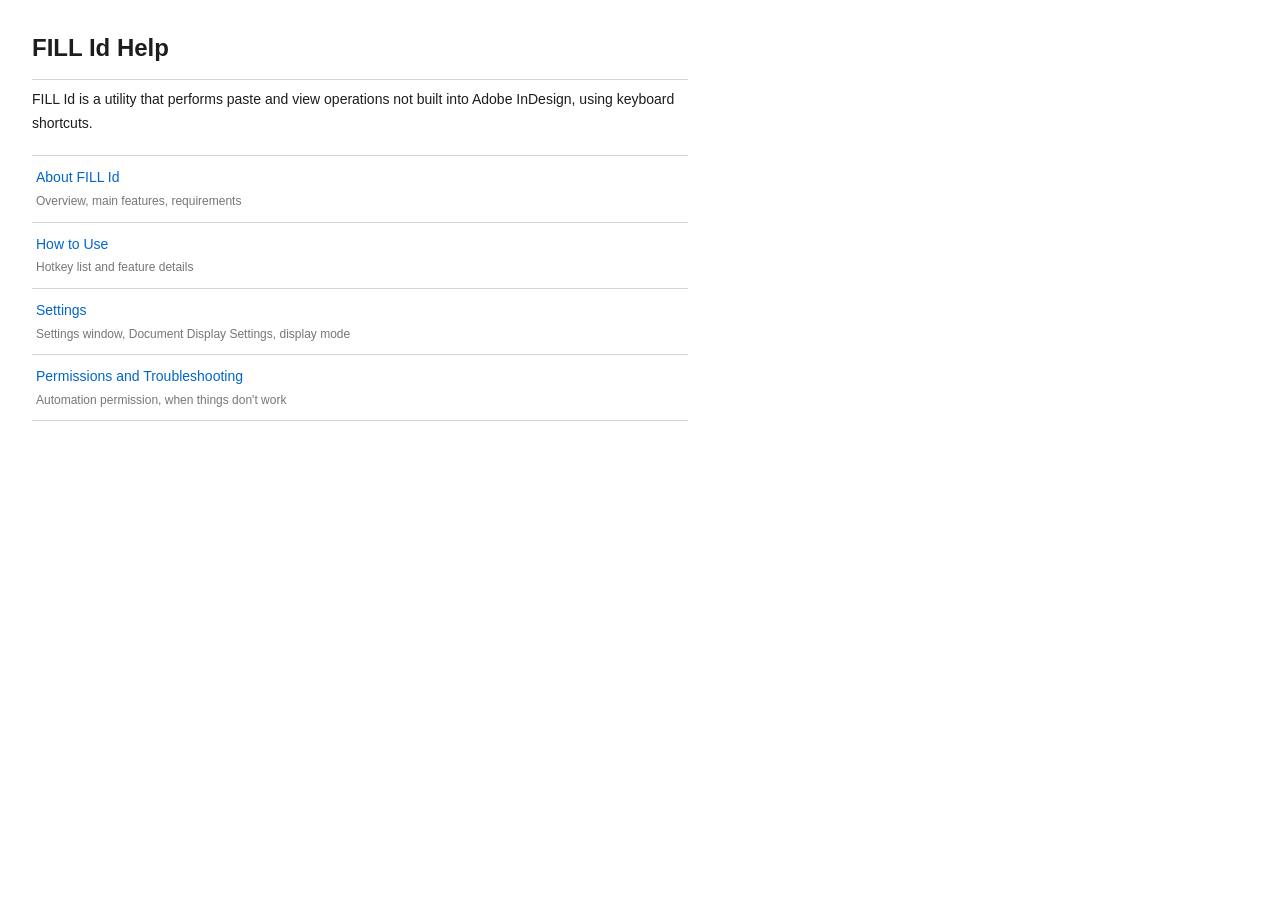
<file: Sources/FILL Id/FILL Id Help.help/Contents/Resources/en.lproj/index.html>
<!DOCTYPE html>
<html lang="en">
<head>
<meta charset="UTF-8">
<meta name="AppleTitle" content="FILL Id Help">
<title>FILL Id Help</title>
<link rel="stylesheet" href="../shared/style.css">
</head>
<body>
<h1>FILL Id Help</h1>
<p>FILL Id is a utility that performs paste and view operations not built into Adobe InDesign, using keyboard shortcuts.</p>

<ul class="toc">
  <li>
    <a href="01_overview.html">About FILL Id
      <span class="desc">Overview, main features, requirements</span>
    </a>
  </li>
  <li>
    <a href="02_howto.html">How to Use
      <span class="desc">Hotkey list and feature details</span>
    </a>
  </li>
  <li>
    <a href="03_settings.html">Settings
      <span class="desc">Settings window, Document Display Settings, display mode</span>
    </a>
  </li>
  <li>
    <a href="04_permission.html">Permissions and Troubleshooting
      <span class="desc">Automation permission, when things don't work</span>
    </a>
  </li>
</ul>
</body>
</html>
</file>
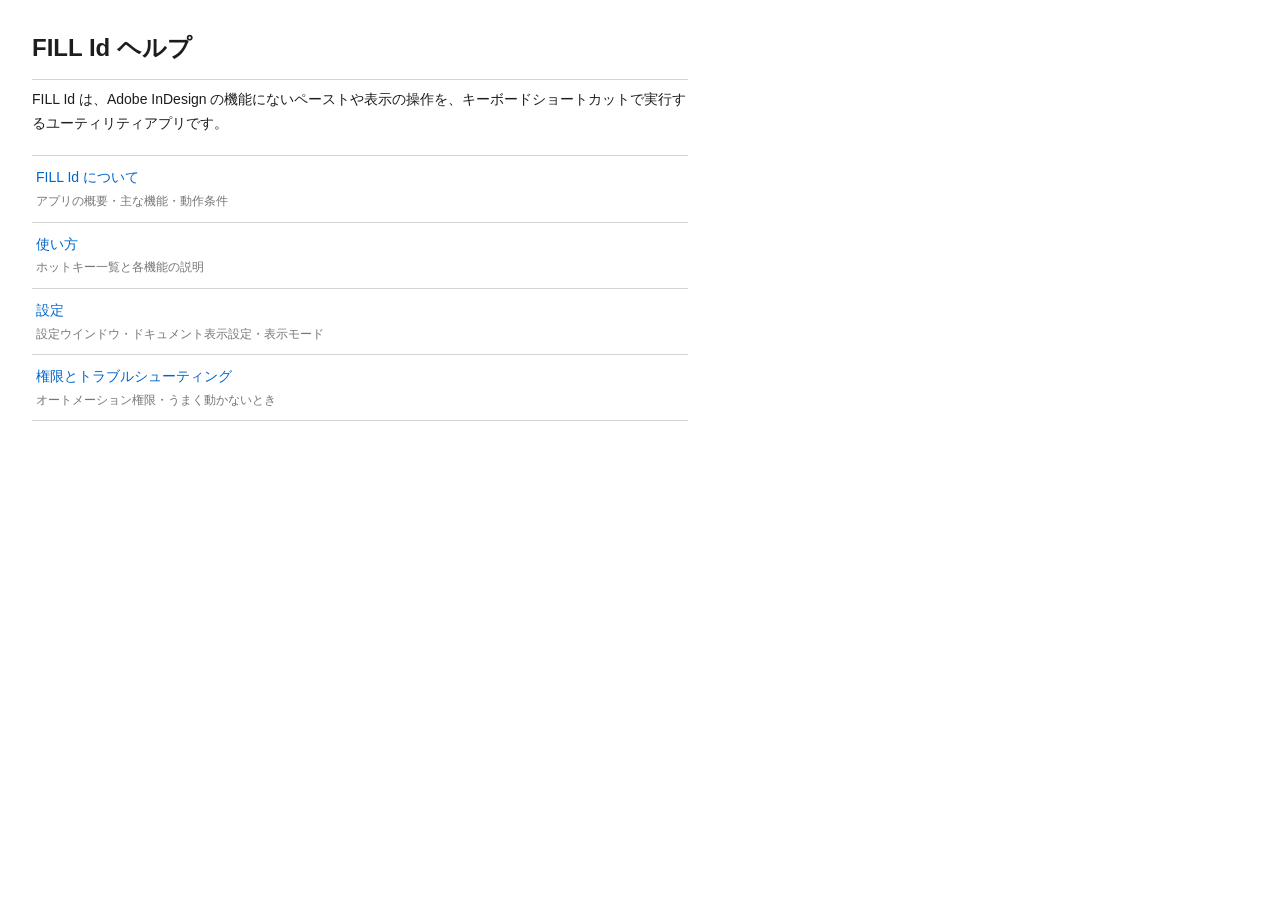
<file: Sources/FILL Id/FILL Id Help.help/Contents/Resources/ja.lproj/index.html>
<!DOCTYPE html>
<html lang="ja">
<head>
<meta charset="UTF-8">
<meta name="AppleTitle" content="FILL Id ヘルプ">
<title>FILL Id ヘルプ</title>
<link rel="stylesheet" href="../shared/style.css">
</head>
<body>
<h1>FILL Id ヘルプ</h1>
<p>FILL Id は、Adobe InDesign の機能にないペーストや表示の操作を、キーボードショートカットで実行するユーティリティアプリです。</p>

<ul class="toc">
  <li>
    <a href="01_overview.html">FILL Id について
      <span class="desc">アプリの概要・主な機能・動作条件</span>
    </a>
  </li>
  <li>
    <a href="02_howto.html">使い方
      <span class="desc">ホットキー一覧と各機能の説明</span>
    </a>
  </li>
  <li>
    <a href="03_settings.html">設定
      <span class="desc">設定ウインドウ・ドキュメント表示設定・表示モード</span>
    </a>
  </li>
  <li>
    <a href="04_permission.html">権限とトラブルシューティング
      <span class="desc">オートメーション権限・うまく動かないとき</span>
    </a>
  </li>
</ul>
</body>
</html>
</file>
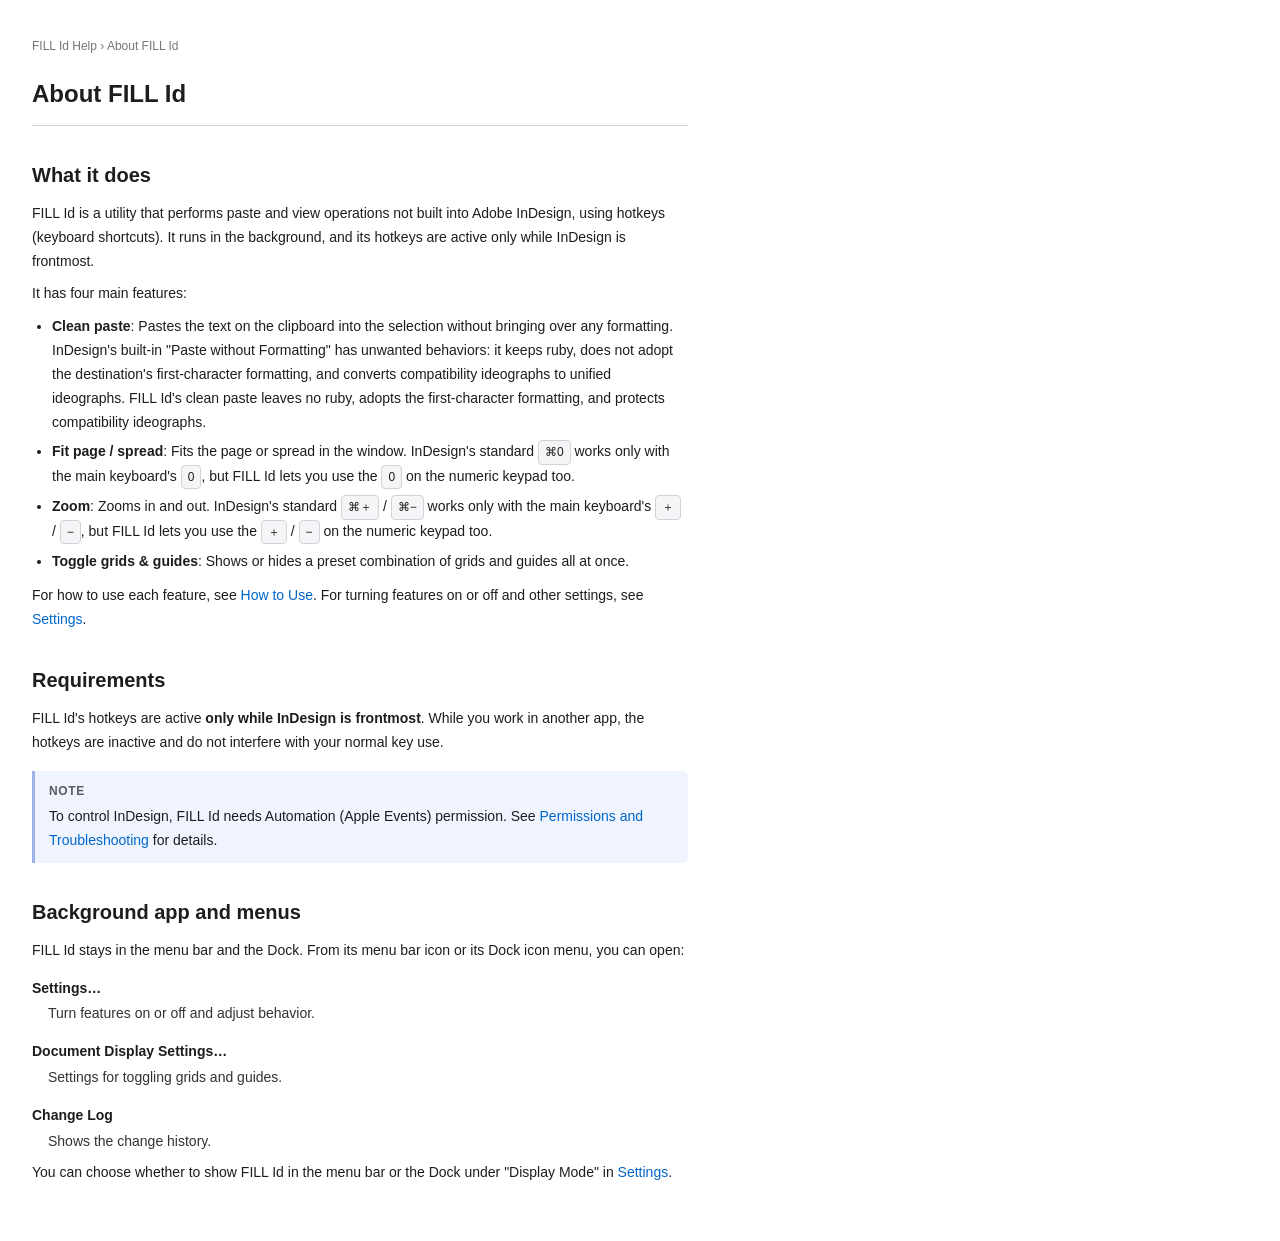
<file: Sources/FILL Id/FILL Id Help.help/Contents/Resources/en.lproj/01_overview.html>
<!DOCTYPE html>
<html lang="en">
<head>
<meta charset="UTF-8">
<meta name="AppleTitle" content="About FILL Id">
<title>About FILL Id</title>
<link rel="stylesheet" href="../shared/style.css">
</head>
<body>
<p class="breadcrumb"><a href="index.html">FILL Id Help</a> › About FILL Id</p>
<h1>About FILL Id</h1>

<h2>What it does</h2>
<p>FILL Id is a utility that performs paste and view operations not built into Adobe InDesign, using hotkeys (keyboard shortcuts). It runs in the background, and its hotkeys are active only while InDesign is frontmost.</p>
<p>It has four main features:</p>
<ul>
  <li><strong>Clean paste</strong>: Pastes the text on the clipboard into the selection without bringing over any formatting. InDesign's built-in "Paste without Formatting" has unwanted behaviors: it keeps ruby, does not adopt the destination's first-character formatting, and converts compatibility ideographs to unified ideographs. FILL Id's clean paste leaves no ruby, adopts the first-character formatting, and protects compatibility ideographs.</li>
  <li><strong>Fit page / spread</strong>: Fits the page or spread in the window. InDesign's standard <kbd>⌘0</kbd> works only with the main keyboard's <kbd>0</kbd>, but FILL Id lets you use the <kbd>0</kbd> on the numeric keypad too.</li>
  <li><strong>Zoom</strong>: Zooms in and out. InDesign's standard <kbd>⌘＋</kbd> / <kbd>⌘−</kbd> works only with the main keyboard's <kbd>＋</kbd> / <kbd>−</kbd>, but FILL Id lets you use the <kbd>＋</kbd> / <kbd>−</kbd> on the numeric keypad too.</li>
  <li><strong>Toggle grids &amp; guides</strong>: Shows or hides a preset combination of grids and guides all at once.</li>
</ul>
<p>For how to use each feature, see <a href="02_howto.html">How to Use</a>. For turning features on or off and other settings, see <a href="03_settings.html">Settings</a>.</p>

<h2>Requirements</h2>
<p>FILL Id's hotkeys are active <strong>only while InDesign is frontmost</strong>. While you work in another app, the hotkeys are inactive and do not interfere with your normal key use.</p>
<div class="note">
  <strong>Note</strong>
  To control InDesign, FILL Id needs Automation (Apple Events) permission. See <a href="04_permission.html">Permissions and Troubleshooting</a> for details.
</div>

<h2>Background app and menus</h2>
<p>FILL Id stays in the menu bar and the Dock. From its menu bar icon or its Dock icon menu, you can open:</p>
<dl>
  <dt>Settings…</dt>
  <dd>Turn features on or off and adjust behavior.</dd>
  <dt>Document Display Settings…</dt>
  <dd>Settings for toggling grids and guides.</dd>
  <dt>Change Log</dt>
  <dd>Shows the change history.</dd>
</dl>
<p>You can choose whether to show FILL Id in the menu bar or the Dock under "Display Mode" in <a href="03_settings.html">Settings</a>.</p>
</body>
</html>
</file>
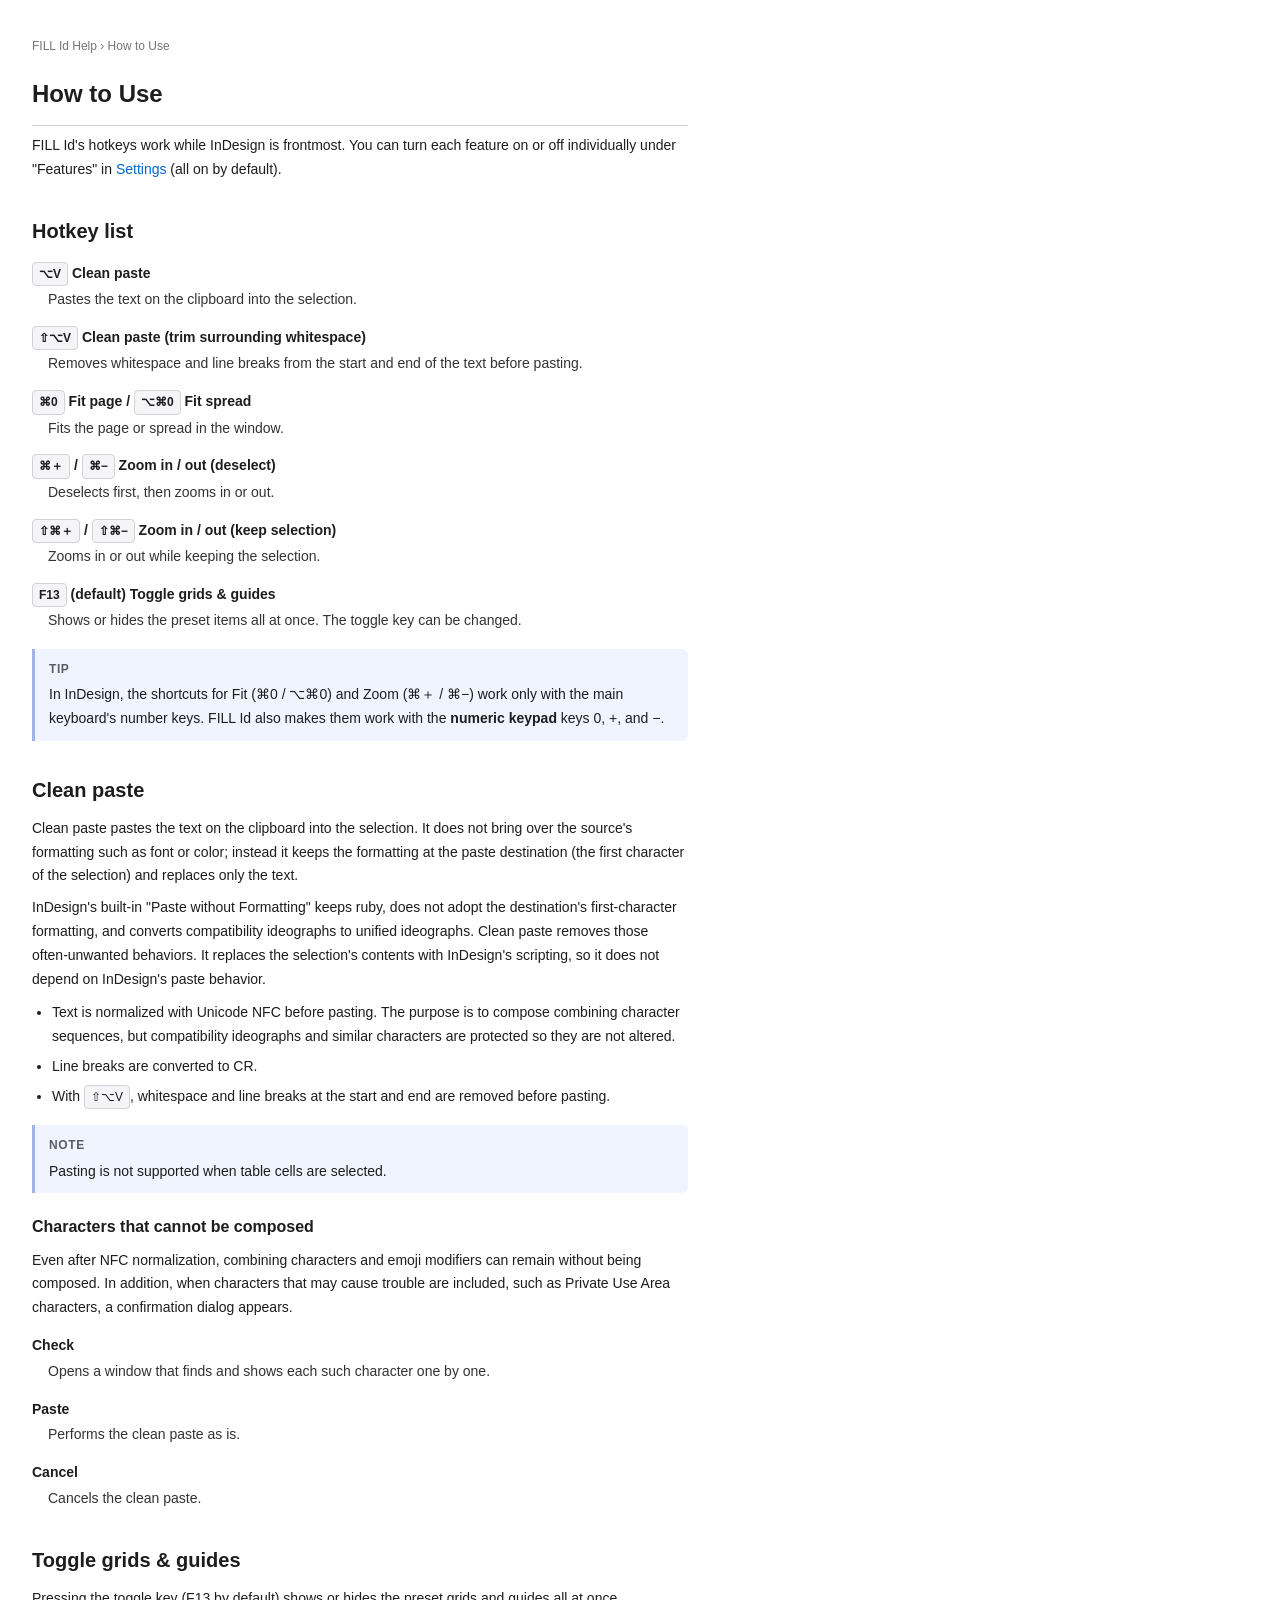
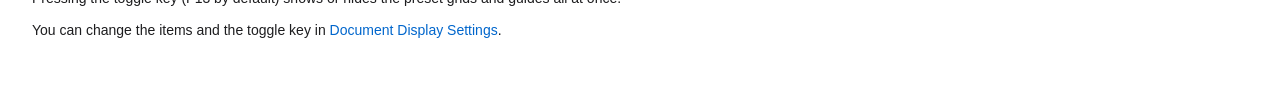
<file: Sources/FILL Id/FILL Id Help.help/Contents/Resources/en.lproj/02_howto.html>
<!DOCTYPE html>
<html lang="en">
<head>
<meta charset="UTF-8">
<meta name="AppleTitle" content="How to Use">
<title>How to Use</title>
<link rel="stylesheet" href="../shared/style.css">
</head>
<body>
<p class="breadcrumb"><a href="index.html">FILL Id Help</a> › How to Use</p>
<h1>How to Use</h1>

<p>FILL Id's hotkeys work while InDesign is frontmost. You can turn each feature on or off individually under "Features" in <a href="03_settings.html">Settings</a> (all on by default).</p>

<h2>Hotkey list</h2>
<dl>
  <dt><kbd>⌥V</kbd> Clean paste</dt>
  <dd>Pastes the text on the clipboard into the selection.</dd>

  <dt><kbd>⇧⌥V</kbd> Clean paste (trim surrounding whitespace)</dt>
  <dd>Removes whitespace and line breaks from the start and end of the text before pasting.</dd>

  <dt><kbd>⌘0</kbd> Fit page / <kbd>⌥⌘0</kbd> Fit spread</dt>
  <dd>Fits the page or spread in the window.</dd>

  <dt><kbd>⌘＋</kbd> / <kbd>⌘−</kbd> Zoom in / out (deselect)</dt>
  <dd>Deselects first, then zooms in or out.</dd>

  <dt><kbd>⇧⌘＋</kbd> / <kbd>⇧⌘−</kbd> Zoom in / out (keep selection)</dt>
  <dd>Zooms in or out while keeping the selection.</dd>

  <dt><kbd>F13</kbd> (default) Toggle grids &amp; guides</dt>
  <dd>Shows or hides the preset items all at once. The toggle key can be changed.</dd>
</dl>

<div class="note">
  <strong>Tip</strong>
  In InDesign, the shortcuts for Fit (⌘0 / ⌥⌘0) and Zoom (⌘＋ / ⌘−) work only with the main keyboard's number keys. FILL Id also makes them work with the <b>numeric keypad</b> keys 0, +, and −.
</div>

<h2>Clean paste</h2>
<p>Clean paste pastes the text on the clipboard into the selection. It does not bring over the source's formatting such as font or color; instead it keeps the formatting at the paste destination (the first character of the selection) and replaces only the text.</p>
<p>InDesign's built-in "Paste without Formatting" keeps ruby, does not adopt the destination's first-character formatting, and converts compatibility ideographs to unified ideographs. Clean paste removes those often-unwanted behaviors. It replaces the selection's contents with InDesign's scripting, so it does not depend on InDesign's paste behavior.</p>
<ul>
  <li>Text is normalized with Unicode NFC before pasting. The purpose is to compose combining character sequences, but compatibility ideographs and similar characters are protected so they are not altered.</li>
  <li>Line breaks are converted to CR.</li>
  <li>With <kbd>⇧⌥V</kbd>, whitespace and line breaks at the start and end are removed before pasting.</li>
</ul>
<div class="note">
  <strong>Note</strong>
  Pasting is not supported when table cells are selected.
</div>

<h3>Characters that cannot be composed</h3>
<p>Even after NFC normalization, combining characters and emoji modifiers can remain without being composed. In addition, when characters that may cause trouble are included, such as Private Use Area characters, a confirmation dialog appears.</p>
<dl>
  <dt>Check</dt>
  <dd>Opens a window that finds and shows each such character one by one.</dd>
  <dt>Paste</dt>
  <dd>Performs the clean paste as is.</dd>
  <dt>Cancel</dt>
  <dd>Cancels the clean paste.</dd>
</dl>

<h2>Toggle grids &amp; guides</h2>
<p>Pressing the toggle key (F13 by default) shows or hides the preset grids and guides all at once.</p>
<p>You can change the items and the toggle key in <a href="03_settings.html">Document Display Settings</a>.</p>
</body>
</html>
</file>
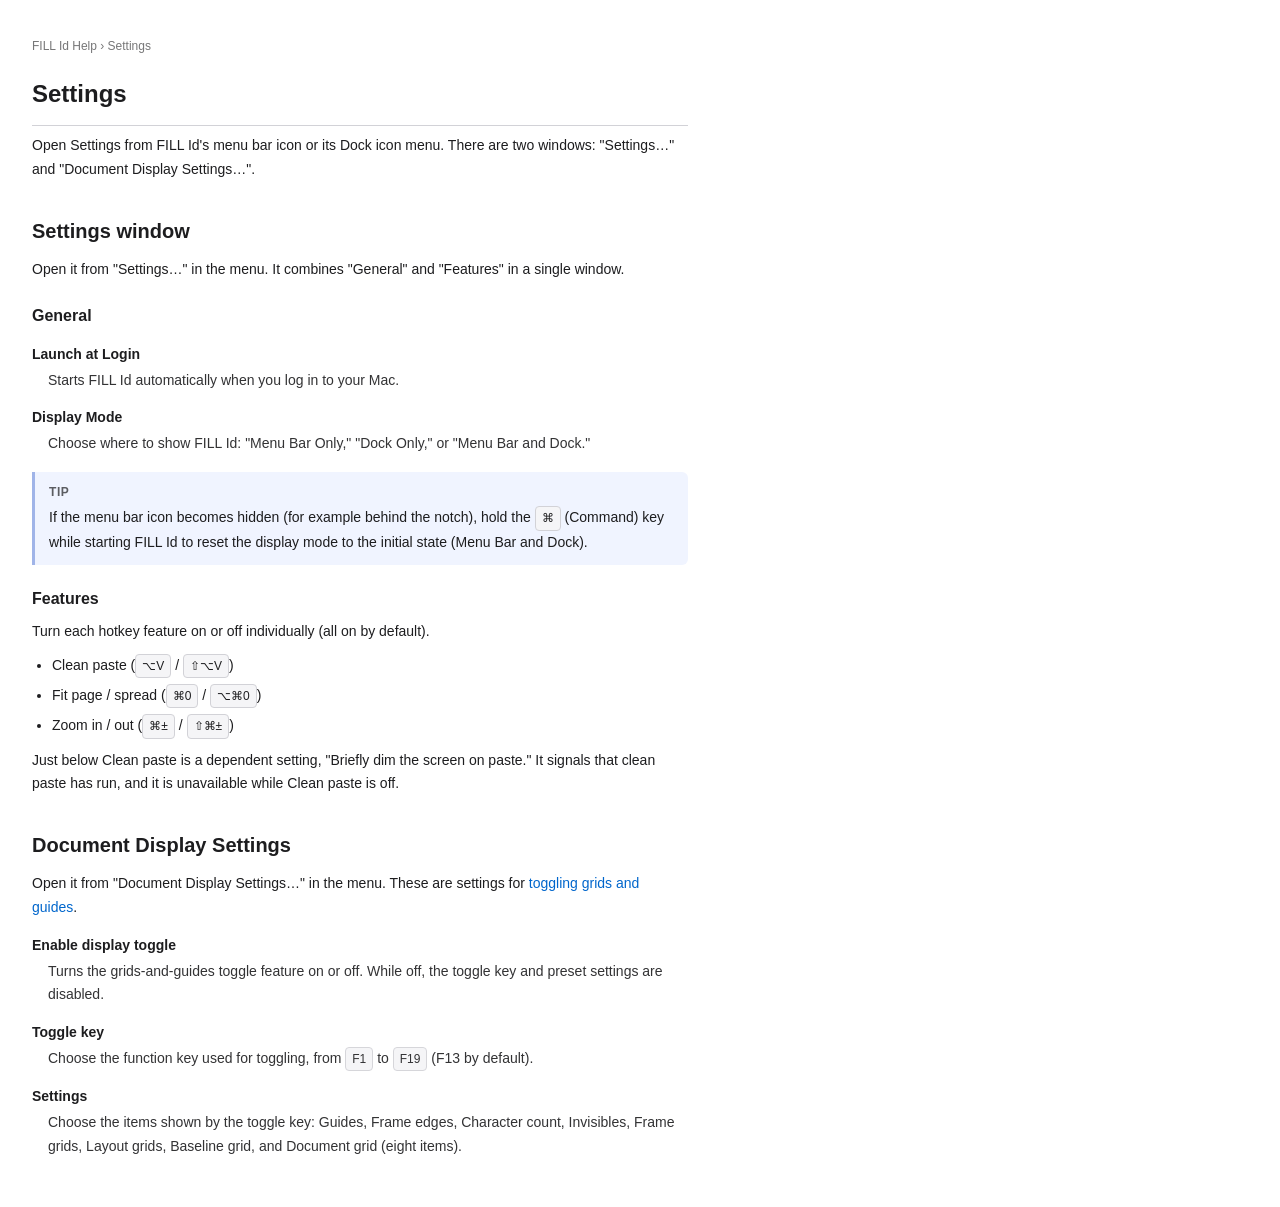
<file: Sources/FILL Id/FILL Id Help.help/Contents/Resources/en.lproj/03_settings.html>
<!DOCTYPE html>
<html lang="en">
<head>
<meta charset="UTF-8">
<meta name="AppleTitle" content="Settings">
<title>Settings</title>
<link rel="stylesheet" href="../shared/style.css">
</head>
<body>
<p class="breadcrumb"><a href="index.html">FILL Id Help</a> › Settings</p>
<h1>Settings</h1>

<p>Open Settings from FILL Id's menu bar icon or its Dock icon menu. There are two windows: "Settings…" and "Document Display Settings…".</p>

<h2>Settings window</h2>
<p>Open it from "Settings…" in the menu. It combines "General" and "Features" in a single window.</p>

<h3>General</h3>
<dl>
  <dt>Launch at Login</dt>
  <dd>Starts FILL Id automatically when you log in to your Mac.</dd>

  <dt>Display Mode</dt>
  <dd>Choose where to show FILL Id: "Menu Bar Only," "Dock Only," or "Menu Bar and Dock."</dd>
</dl>
<div class="note">
  <strong>Tip</strong>
  If the menu bar icon becomes hidden (for example behind the notch), hold the <kbd>⌘</kbd> (Command) key while starting FILL Id to reset the display mode to the initial state (Menu Bar and Dock).
</div>

<h3>Features</h3>
<p>Turn each hotkey feature on or off individually (all on by default).</p>
<ul>
  <li>Clean paste (<kbd>⌥V</kbd> / <kbd>⇧⌥V</kbd>)</li>
  <li>Fit page / spread (<kbd>⌘0</kbd> / <kbd>⌥⌘0</kbd>)</li>
  <li>Zoom in / out (<kbd>⌘±</kbd> / <kbd>⇧⌘±</kbd>)</li>
</ul>
<p>Just below Clean paste is a dependent setting, "Briefly dim the screen on paste." It signals that clean paste has run, and it is unavailable while Clean paste is off.</p>

<h2>Document Display Settings</h2>
<p>Open it from "Document Display Settings…" in the menu. These are settings for <a href="02_howto.html">toggling grids and guides</a>.</p>
<dl>
  <dt>Enable display toggle</dt>
  <dd>Turns the grids-and-guides toggle feature on or off. While off, the toggle key and preset settings are disabled.</dd>

  <dt>Toggle key</dt>
  <dd>Choose the function key used for toggling, from <kbd>F1</kbd> to <kbd>F19</kbd> (F13 by default).</dd>

  <dt>Settings</dt>
  <dd>Choose the items shown by the toggle key: Guides, Frame edges, Character count, Invisibles, Frame grids, Layout grids, Baseline grid, and Document grid (eight items).</dd>
</dl>
</body>
</html>
</file>
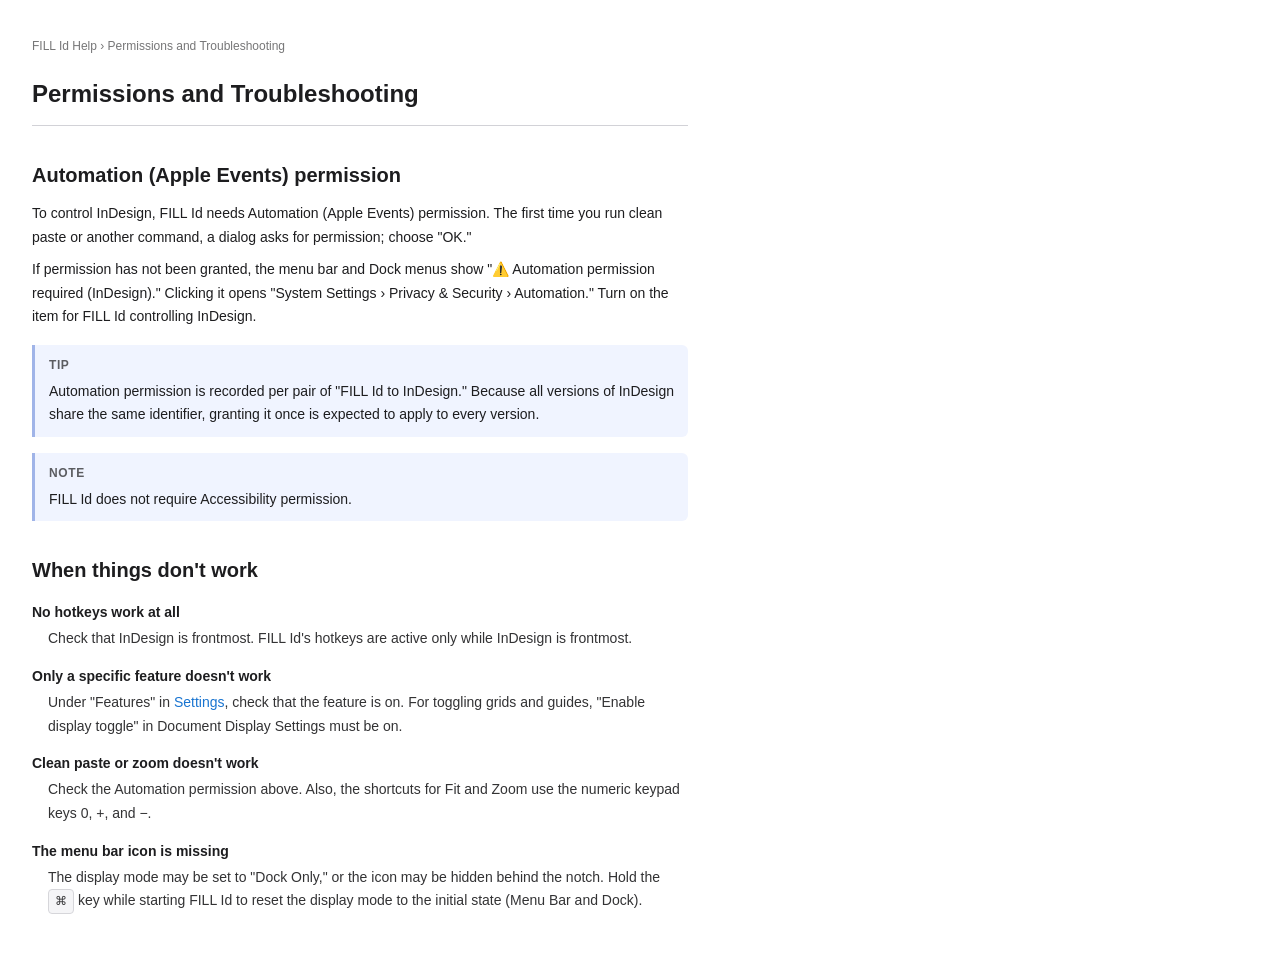
<file: Sources/FILL Id/FILL Id Help.help/Contents/Resources/en.lproj/04_permission.html>
<!DOCTYPE html>
<html lang="en">
<head>
<meta charset="UTF-8">
<meta name="AppleTitle" content="Permissions and Troubleshooting">
<title>Permissions and Troubleshooting</title>
<link rel="stylesheet" href="../shared/style.css">
</head>
<body>
<p class="breadcrumb"><a href="index.html">FILL Id Help</a> › Permissions and Troubleshooting</p>
<h1>Permissions and Troubleshooting</h1>

<h2>Automation (Apple Events) permission</h2>
<p>To control InDesign, FILL Id needs Automation (Apple Events) permission. The first time you run clean paste or another command, a dialog asks for permission; choose "OK."</p>
<p>If permission has not been granted, the menu bar and Dock menus show "⚠️ Automation permission required (InDesign)." Clicking it opens "System Settings › Privacy &amp; Security › Automation." Turn on the item for FILL Id controlling InDesign.</p>
<div class="note">
  <strong>Tip</strong>
  Automation permission is recorded per pair of "FILL Id to InDesign." Because all versions of InDesign share the same identifier, granting it once is expected to apply to every version.
</div>
<div class="note">
  <strong>Note</strong>
  FILL Id does not require Accessibility permission.
</div>

<h2>When things don't work</h2>
<dl>
  <dt>No hotkeys work at all</dt>
  <dd>Check that InDesign is frontmost. FILL Id's hotkeys are active only while InDesign is frontmost.</dd>

  <dt>Only a specific feature doesn't work</dt>
  <dd>Under "Features" in <a href="03_settings.html">Settings</a>, check that the feature is on. For toggling grids and guides, "Enable display toggle" in Document Display Settings must be on.</dd>

  <dt>Clean paste or zoom doesn't work</dt>
  <dd>Check the Automation permission above. Also, the shortcuts for Fit and Zoom use the numeric keypad keys 0, +, and −.</dd>

  <dt>The menu bar icon is missing</dt>
  <dd>The display mode may be set to "Dock Only," or the icon may be hidden behind the notch. Hold the <kbd>⌘</kbd> key while starting FILL Id to reset the display mode to the initial state (Menu Bar and Dock).</dd>
</dl>
</body>
</html>
</file>
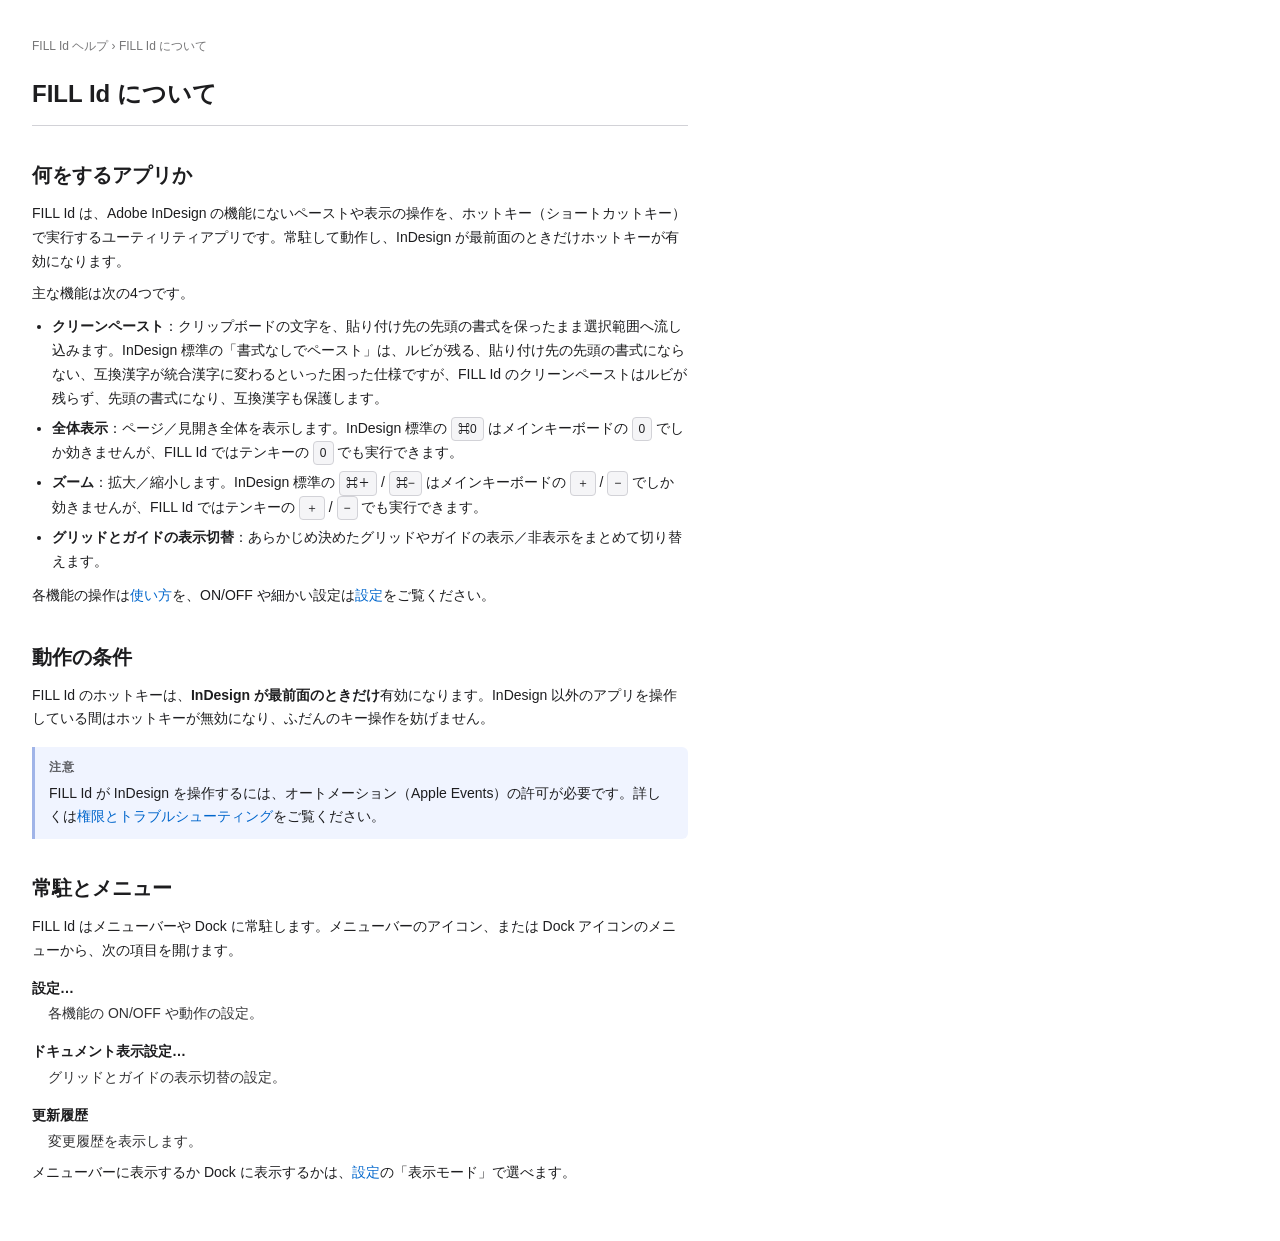
<file: Sources/FILL Id/FILL Id Help.help/Contents/Resources/ja.lproj/01_overview.html>
<!DOCTYPE html>
<html lang="ja">
<head>
<meta charset="UTF-8">
<meta name="AppleTitle" content="FILL Id について">
<title>FILL Id について</title>
<link rel="stylesheet" href="../shared/style.css">
</head>
<body>
<p class="breadcrumb"><a href="index.html">FILL Id ヘルプ</a> › FILL Id について</p>
<h1>FILL Id について</h1>

<h2>何をするアプリか</h2>
<p>FILL Id は、Adobe InDesign の機能にないペーストや表示の操作を、ホットキー（ショートカットキー）で実行するユーティリティアプリです。常駐して動作し、InDesign が最前面のときだけホットキーが有効になります。</p>
<p>主な機能は次の4つです。</p>
<ul>
  <li><strong>クリーンペースト</strong>：クリップボードの文字を、貼り付け先の先頭の書式を保ったまま選択範囲へ流し込みます。InDesign 標準の「書式なしでペースト」は、ルビが残る、貼り付け先の先頭の書式にならない、互換漢字が統合漢字に変わるといった困った仕様ですが、FILL Id のクリーンペーストはルビが残らず、先頭の書式になり、互換漢字も保護します。</li>
  <li><strong>全体表示</strong>：ページ／見開き全体を表示します。InDesign 標準の <kbd>⌘0</kbd> はメインキーボードの <kbd>0</kbd> でしか効きませんが、FILL Id ではテンキーの <kbd>0</kbd> でも実行できます。</li>
  <li><strong>ズーム</strong>：拡大／縮小します。InDesign 標準の <kbd>⌘＋</kbd> / <kbd>⌘−</kbd> はメインキーボードの <kbd>＋</kbd> / <kbd>−</kbd> でしか効きませんが、FILL Id ではテンキーの <kbd>＋</kbd> / <kbd>−</kbd> でも実行できます。</li>
  <li><strong>グリッドとガイドの表示切替</strong>：あらかじめ決めたグリッドやガイドの表示／非表示をまとめて切り替えます。</li>
</ul>
<p>各機能の操作は<a href="02_howto.html">使い方</a>を、ON/OFF や細かい設定は<a href="03_settings.html">設定</a>をご覧ください。</p>

<h2>動作の条件</h2>
<p>FILL Id のホットキーは、<strong>InDesign が最前面のときだけ</strong>有効になります。InDesign 以外のアプリを操作している間はホットキーが無効になり、ふだんのキー操作を妨げません。</p>
<div class="note">
  <strong>注意</strong>
  FILL Id が InDesign を操作するには、オートメーション（Apple Events）の許可が必要です。詳しくは<a href="04_permission.html">権限とトラブルシューティング</a>をご覧ください。
</div>

<h2>常駐とメニュー</h2>
<p>FILL Id はメニューバーや Dock に常駐します。メニューバーのアイコン、または Dock アイコンのメニューから、次の項目を開けます。</p>
<dl>
  <dt>設定…</dt>
  <dd>各機能の ON/OFF や動作の設定。</dd>
  <dt>ドキュメント表示設定…</dt>
  <dd>グリッドとガイドの表示切替の設定。</dd>
  <dt>更新履歴</dt>
  <dd>変更履歴を表示します。</dd>
</dl>
<p>メニューバーに表示するか Dock に表示するかは、<a href="03_settings.html">設定</a>の「表示モード」で選べます。</p>
</body>
</html>
</file>
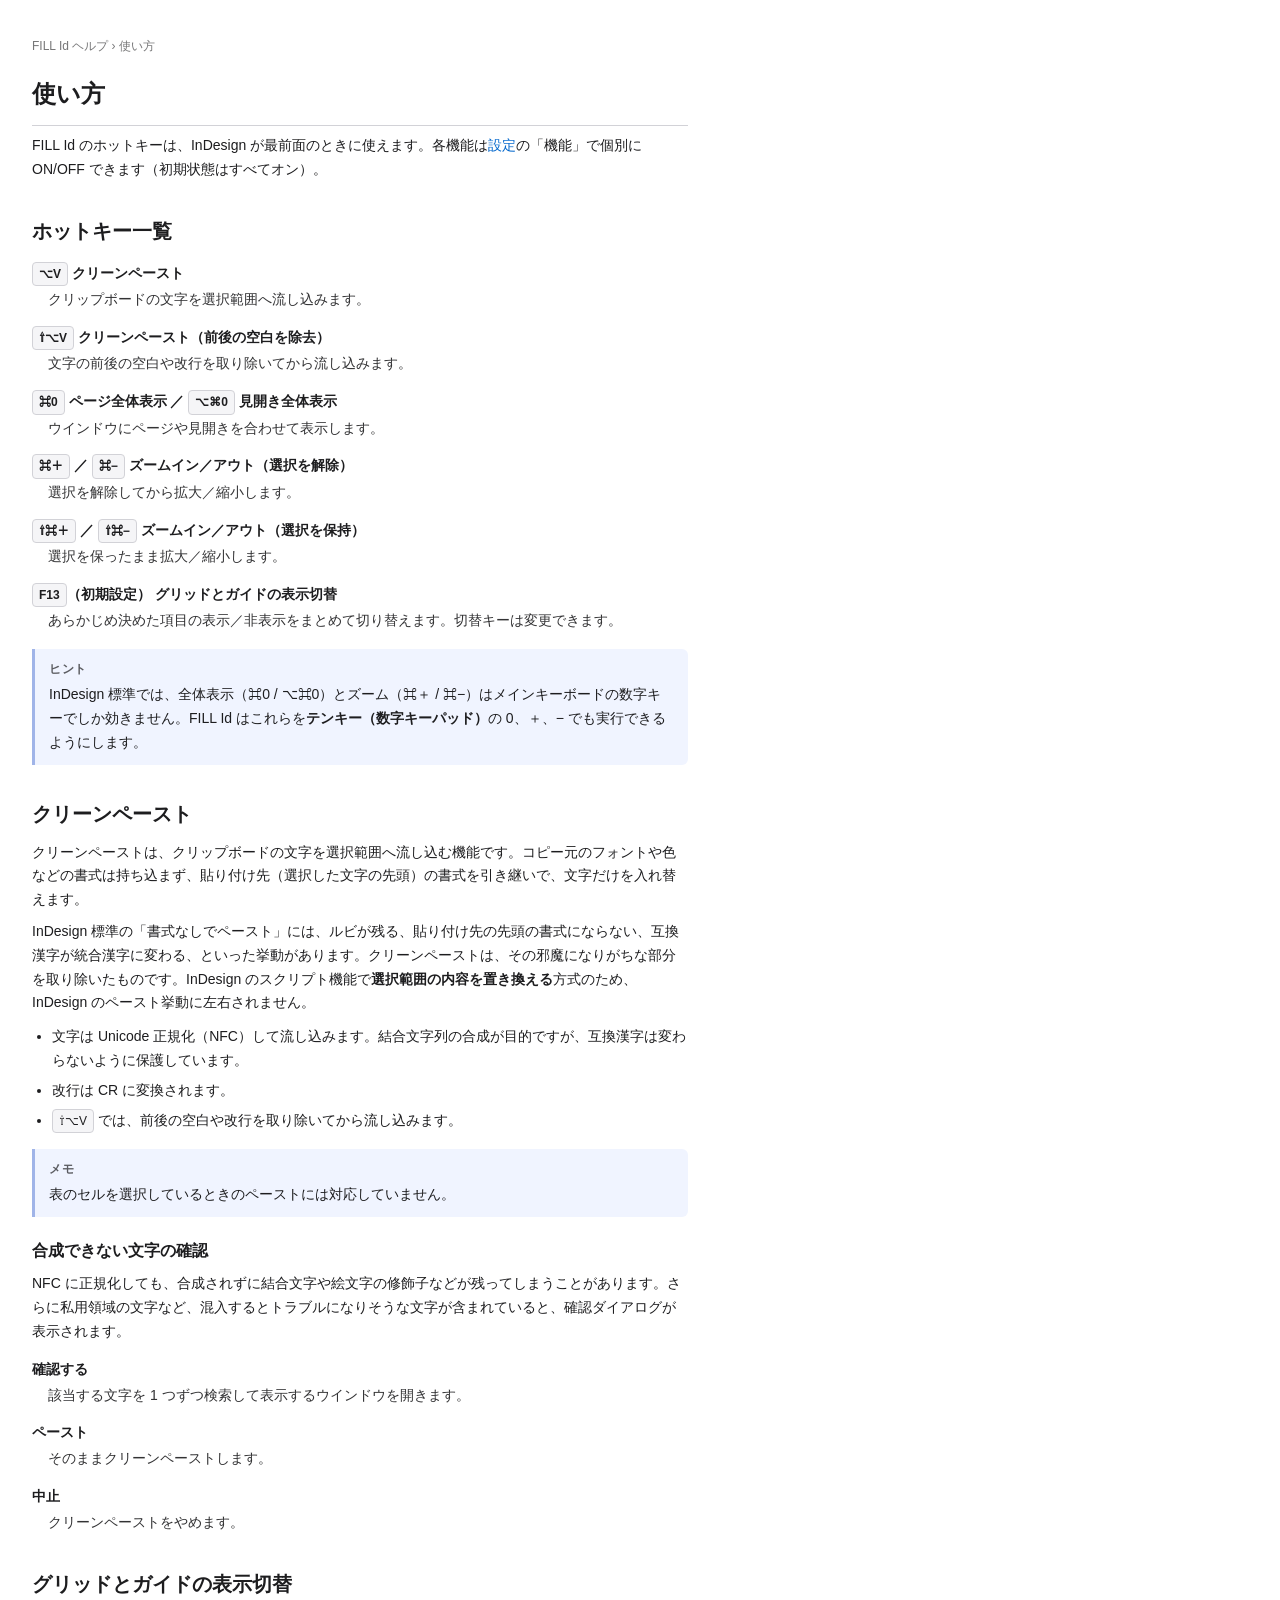
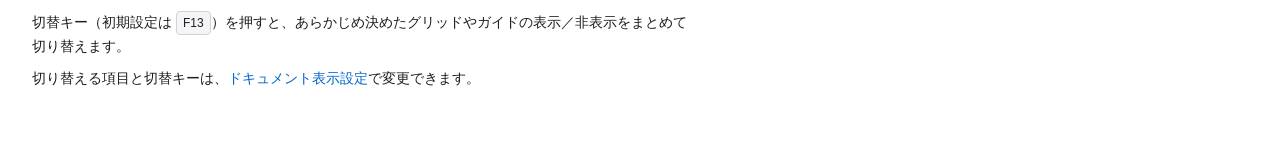
<file: Sources/FILL Id/FILL Id Help.help/Contents/Resources/ja.lproj/02_howto.html>
<!DOCTYPE html>
<html lang="ja">
<head>
<meta charset="UTF-8">
<meta name="AppleTitle" content="使い方">
<title>使い方</title>
<link rel="stylesheet" href="../shared/style.css">
</head>
<body>
<p class="breadcrumb"><a href="index.html">FILL Id ヘルプ</a> › 使い方</p>
<h1>使い方</h1>

<p>FILL Id のホットキーは、InDesign が最前面のときに使えます。各機能は<a href="03_settings.html">設定</a>の「機能」で個別に ON/OFF できます（初期状態はすべてオン）。</p>

<h2>ホットキー一覧</h2>
<dl>
  <dt><kbd>⌥V</kbd> クリーンペースト</dt>
  <dd>クリップボードの文字を選択範囲へ流し込みます。</dd>

  <dt><kbd>⇧⌥V</kbd> クリーンペースト（前後の空白を除去）</dt>
  <dd>文字の前後の空白や改行を取り除いてから流し込みます。</dd>

  <dt><kbd>⌘0</kbd> ページ全体表示 ／ <kbd>⌥⌘0</kbd> 見開き全体表示</dt>
  <dd>ウインドウにページや見開きを合わせて表示します。</dd>

  <dt><kbd>⌘＋</kbd> ／ <kbd>⌘−</kbd> ズームイン／アウト（選択を解除）</dt>
  <dd>選択を解除してから拡大／縮小します。</dd>

  <dt><kbd>⇧⌘＋</kbd> ／ <kbd>⇧⌘−</kbd> ズームイン／アウト（選択を保持）</dt>
  <dd>選択を保ったまま拡大／縮小します。</dd>

  <dt><kbd>F13</kbd>（初期設定） グリッドとガイドの表示切替</dt>
  <dd>あらかじめ決めた項目の表示／非表示をまとめて切り替えます。切替キーは変更できます。</dd>
</dl>

<div class="note">
  <strong>ヒント</strong>
  InDesign 標準では、全体表示（⌘0 / ⌥⌘0）とズーム（⌘＋ / ⌘−）はメインキーボードの数字キーでしか効きません。FILL Id はこれらを<b>テンキー（数字キーパッド）</b>の 0、＋、− でも実行できるようにします。
</div>

<h2>クリーンペースト</h2>
<p>クリーンペーストは、クリップボードの文字を選択範囲へ流し込む機能です。コピー元のフォントや色などの書式は持ち込まず、貼り付け先（選択した文字の先頭）の書式を引き継いで、文字だけを入れ替えます。</p>
<p>InDesign 標準の「書式なしでペースト」には、ルビが残る、貼り付け先の先頭の書式にならない、互換漢字が統合漢字に変わる、といった挙動があります。クリーンペーストは、その邪魔になりがちな部分を取り除いたものです。InDesign のスクリプト機能で<strong>選択範囲の内容を置き換える</strong>方式のため、InDesign のペースト挙動に左右されません。</p>
<ul>
  <li>文字は Unicode 正規化（NFC）して流し込みます。結合文字列の合成が目的ですが、互換漢字は変わらないように保護しています。</li>
  <li>改行は CR に変換されます。</li>
  <li><kbd>⇧⌥V</kbd> では、前後の空白や改行を取り除いてから流し込みます。</li>
</ul>
<div class="note">
  <strong>メモ</strong>
  表のセルを選択しているときのペーストには対応していません。
</div>

<h3>合成できない文字の確認</h3>
<p>NFC に正規化しても、合成されずに結合文字や絵文字の修飾子などが残ってしまうことがあります。さらに私用領域の文字など、混入するとトラブルになりそうな文字が含まれていると、確認ダイアログが表示されます。</p>
<dl>
  <dt>確認する</dt>
  <dd>該当する文字を 1 つずつ検索して表示するウインドウを開きます。</dd>
  <dt>ペースト</dt>
  <dd>そのままクリーンペーストします。</dd>
  <dt>中止</dt>
  <dd>クリーンペーストをやめます。</dd>
</dl>

<h2>グリッドとガイドの表示切替</h2>
<p>切替キー（初期設定は <kbd>F13</kbd>）を押すと、あらかじめ決めたグリッドやガイドの表示／非表示をまとめて切り替えます。</p>
<p>切り替える項目と切替キーは、<a href="03_settings.html">ドキュメント表示設定</a>で変更できます。</p>
</body>
</html>
</file>
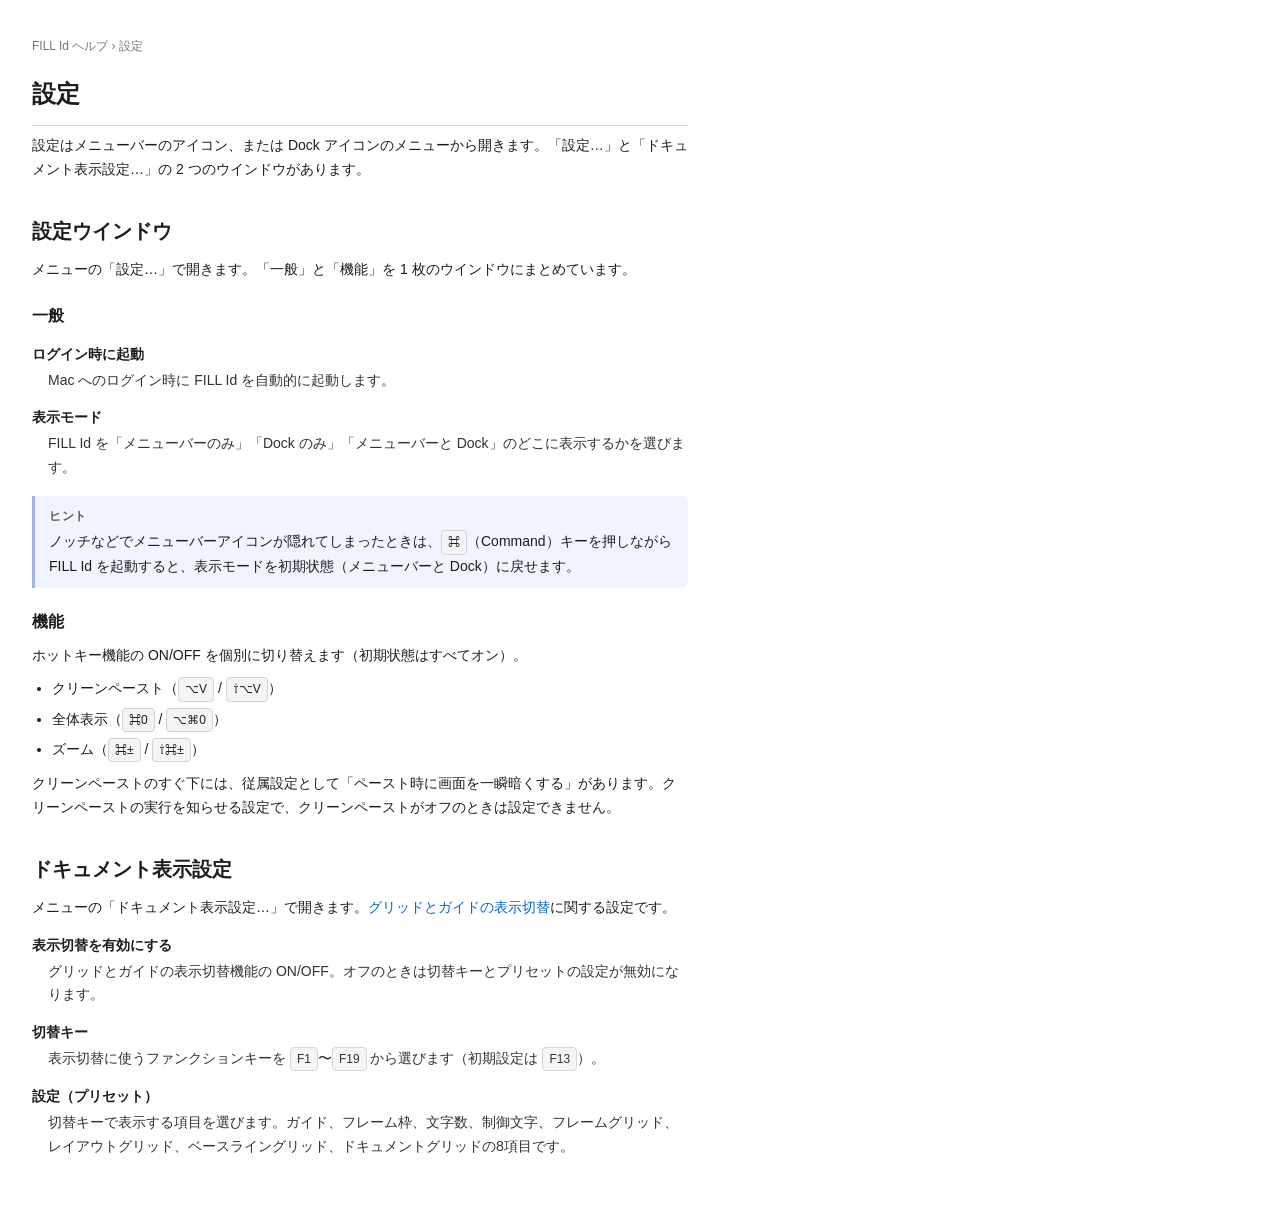
<file: Sources/FILL Id/FILL Id Help.help/Contents/Resources/ja.lproj/03_settings.html>
<!DOCTYPE html>
<html lang="ja">
<head>
<meta charset="UTF-8">
<meta name="AppleTitle" content="設定">
<title>設定</title>
<link rel="stylesheet" href="../shared/style.css">
</head>
<body>
<p class="breadcrumb"><a href="index.html">FILL Id ヘルプ</a> › 設定</p>
<h1>設定</h1>

<p>設定はメニューバーのアイコン、または Dock アイコンのメニューから開きます。「設定…」と「ドキュメント表示設定…」の 2 つのウインドウがあります。</p>

<h2>設定ウインドウ</h2>
<p>メニューの「設定…」で開きます。「一般」と「機能」を 1 枚のウインドウにまとめています。</p>

<h3>一般</h3>
<dl>
  <dt>ログイン時に起動</dt>
  <dd>Mac へのログイン時に FILL Id を自動的に起動します。</dd>

  <dt>表示モード</dt>
  <dd>FILL Id を「メニューバーのみ」「Dock のみ」「メニューバーと Dock」のどこに表示するかを選びます。</dd>
</dl>
<div class="note">
  <strong>ヒント</strong>
  ノッチなどでメニューバーアイコンが隠れてしまったときは、<kbd>⌘</kbd>（Command）キーを押しながら FILL Id を起動すると、表示モードを初期状態（メニューバーと Dock）に戻せます。
</div>

<h3>機能</h3>
<p>ホットキー機能の ON/OFF を個別に切り替えます（初期状態はすべてオン）。</p>
<ul>
  <li>クリーンペースト（<kbd>⌥V</kbd> / <kbd>⇧⌥V</kbd>）</li>
  <li>全体表示（<kbd>⌘0</kbd> / <kbd>⌥⌘0</kbd>）</li>
  <li>ズーム（<kbd>⌘±</kbd> / <kbd>⇧⌘±</kbd>）</li>
</ul>
<p>クリーンペーストのすぐ下には、従属設定として「ペースト時に画面を一瞬暗くする」があります。クリーンペーストの実行を知らせる設定で、クリーンペーストがオフのときは設定できません。</p>

<h2>ドキュメント表示設定</h2>
<p>メニューの「ドキュメント表示設定…」で開きます。<a href="02_howto.html">グリッドとガイドの表示切替</a>に関する設定です。</p>
<dl>
  <dt>表示切替を有効にする</dt>
  <dd>グリッドとガイドの表示切替機能の ON/OFF。オフのときは切替キーとプリセットの設定が無効になります。</dd>

  <dt>切替キー</dt>
  <dd>表示切替に使うファンクションキーを <kbd>F1</kbd>〜<kbd>F19</kbd> から選びます（初期設定は <kbd>F13</kbd>）。</dd>

  <dt>設定（プリセット）</dt>
  <dd>切替キーで表示する項目を選びます。ガイド、フレーム枠、文字数、制御文字、フレームグリッド、レイアウトグリッド、ベースライングリッド、ドキュメントグリッドの8項目です。</dd>
</dl>
</body>
</html>
</file>
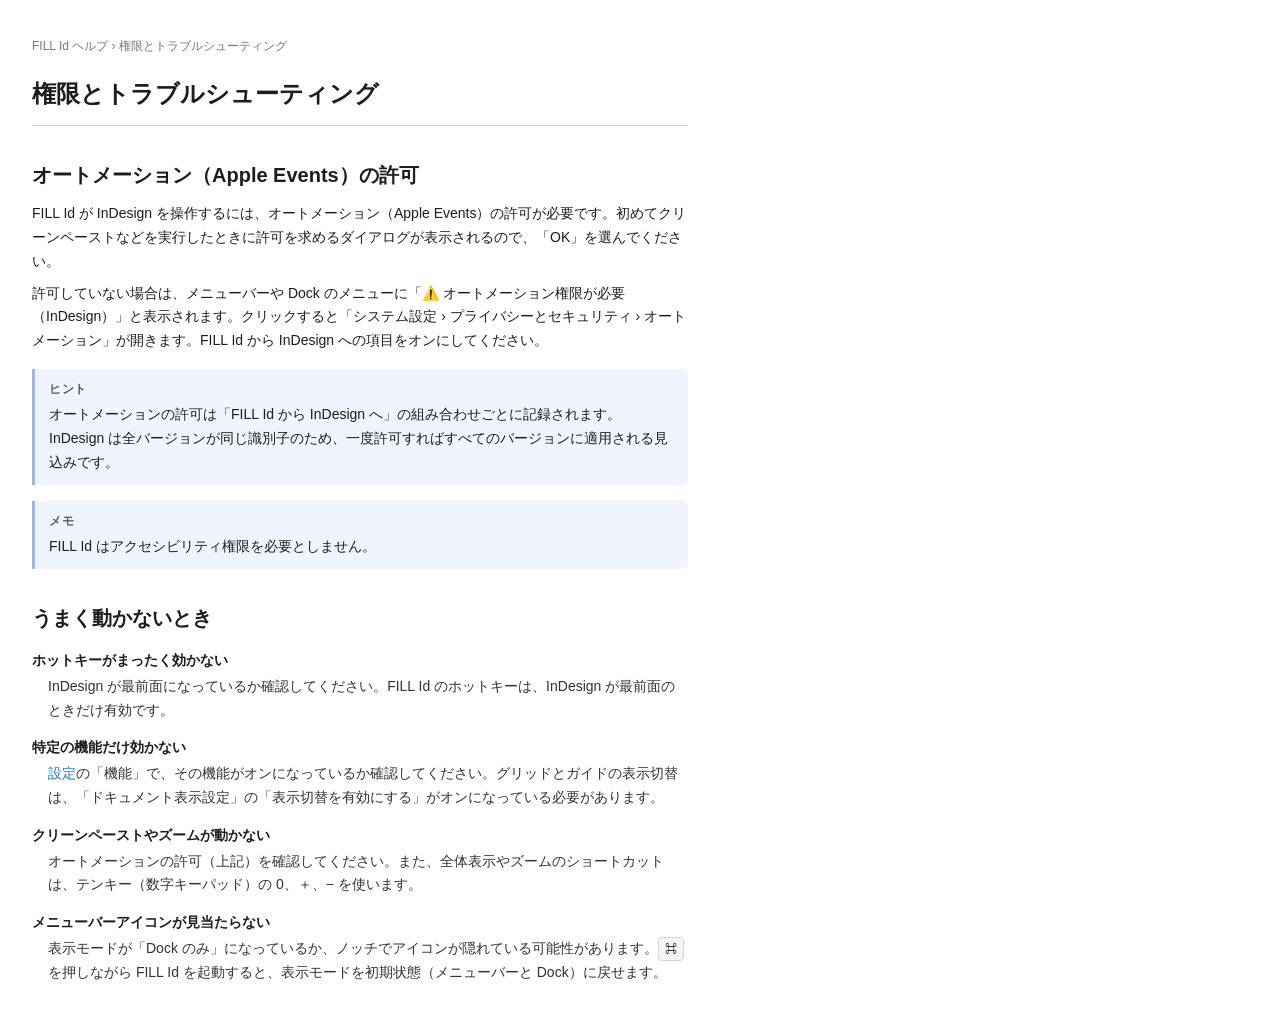
<file: Sources/FILL Id/FILL Id Help.help/Contents/Resources/ja.lproj/04_permission.html>
<!DOCTYPE html>
<html lang="ja">
<head>
<meta charset="UTF-8">
<meta name="AppleTitle" content="権限とトラブルシューティング">
<title>権限とトラブルシューティング</title>
<link rel="stylesheet" href="../shared/style.css">
</head>
<body>
<p class="breadcrumb"><a href="index.html">FILL Id ヘルプ</a> › 権限とトラブルシューティング</p>
<h1>権限とトラブルシューティング</h1>

<h2>オートメーション（Apple Events）の許可</h2>
<p>FILL Id が InDesign を操作するには、オートメーション（Apple Events）の許可が必要です。初めてクリーンペーストなどを実行したときに許可を求めるダイアログが表示されるので、「OK」を選んでください。</p>
<p>許可していない場合は、メニューバーや Dock のメニューに「⚠️ オートメーション権限が必要（InDesign）」と表示されます。クリックすると「システム設定 › プライバシーとセキュリティ › オートメーション」が開きます。FILL Id から InDesign への項目をオンにしてください。</p>
<div class="note">
  <strong>ヒント</strong>
  オートメーションの許可は「FILL Id から InDesign へ」の組み合わせごとに記録されます。InDesign は全バージョンが同じ識別子のため、一度許可すればすべてのバージョンに適用される見込みです。
</div>
<div class="note">
  <strong>メモ</strong>
  FILL Id はアクセシビリティ権限を必要としません。
</div>

<h2>うまく動かないとき</h2>
<dl>
  <dt>ホットキーがまったく効かない</dt>
  <dd>InDesign が最前面になっているか確認してください。FILL Id のホットキーは、InDesign が最前面のときだけ有効です。</dd>

  <dt>特定の機能だけ効かない</dt>
  <dd><a href="03_settings.html">設定</a>の「機能」で、その機能がオンになっているか確認してください。グリッドとガイドの表示切替は、「ドキュメント表示設定」の「表示切替を有効にする」がオンになっている必要があります。</dd>

  <dt>クリーンペーストやズームが動かない</dt>
  <dd>オートメーションの許可（上記）を確認してください。また、全体表示やズームのショートカットは、テンキー（数字キーパッド）の 0、＋、− を使います。</dd>

  <dt>メニューバーアイコンが見当たらない</dt>
  <dd>表示モードが「Dock のみ」になっているか、ノッチでアイコンが隠れている可能性があります。<kbd>⌘</kbd> を押しながら FILL Id を起動すると、表示モードを初期状態（メニューバーと Dock）に戻せます。</dd>
</dl>
</body>
</html>
</file>
<file: Sources/FILL Id/FILL Id Help.help/Contents/Resources/shared/style.css>
/* FILL Id Help Book — Shared Stylesheet */

:root {
    --bg:          #ffffff;
    --text:        #1d1d1f;
    --heading:     #1d1d1f;
    --link:        #0066cc;
    --link-hover:  #0044aa;
    --accent:      #f5f5f7;
    --border:      #d2d2d7;
    --note-bg:     #f0f4ff;
    --note-border: #a0b4e8;
    --warn-bg:     #fff4f0;
    --warn-border: #e8a090;
    --code-bg:     #f5f5f7;
}

@media (prefers-color-scheme: dark) {
    :root {
        --bg:          #1c1c1e;
        --text:        #f5f5f7;
        --heading:     #f5f5f7;
        --link:        #409cff;
        --link-hover:  #6fb6ff;
        --accent:      #2c2c2e;
        --border:      #3a3a3c;
        --note-bg:     #1e2840;
        --note-border: #4060a8;
        --warn-bg:     #3a1a10;
        --warn-border: #a84030;
        --code-bg:     #2c2c2e;
    }
}

* {
    box-sizing: border-box;
    margin: 0;
    padding: 0;
}

body {
    font-family: -apple-system, BlinkMacSystemFont, "Helvetica Neue", sans-serif;
    font-size: 14px;
    line-height: 1.7;
    color: var(--text);
    background: var(--bg);
    padding: 28px 32px 48px;
    max-width: 720px;
}

/* ── Typography ── */
h1 {
    font-size: 24px;
    font-weight: 700;
    color: var(--heading);
    margin-bottom: 6px;
    padding-bottom: 10px;
    border-bottom: 1px solid var(--border);
}

h2 {
    font-size: 20px;
    font-weight: 600;
    color: var(--heading);
    margin-top: 32px;
    margin-bottom: 10px;
}

h3 {
    font-size: 16px;
    font-weight: 600;
    color: var(--heading);
    margin-top: 20px;
    margin-bottom: 5px;
}

p {
    margin-top: 8px;
    margin-bottom: 8px;
}

a {
    color: var(--link);
    text-decoration: none;
}

a:hover {
    color: var(--link-hover);
    text-decoration: underline;
}

/* ── Index / TOC ── */
.toc {
    list-style: none;
    margin-top: 20px;
}

.toc li {
    border-bottom: 1px solid var(--border);
}

.toc li:first-child {
    border-top: 1px solid var(--border);
}

.toc a {
    display: block;
    padding: 10px 4px;
    font-size: 14px;
}

.toc .desc {
    display: block;
    font-size: 12px;
    color: var(--text);
    opacity: 0.6;
    margin-top: 1px;
}

/* ── Note / Warning boxes ── */
.note, .warning {
    border-left: 3px solid;
    border-radius: 0 6px 6px 0;
    padding: 10px 14px;
    margin: 16px 0;
}

.note {
    background: var(--note-bg);
    border-color: var(--note-border);
}

.warning {
    background: var(--warn-bg);
    border-color: var(--warn-border);
}

.note strong, .warning strong {
    display: block;
    margin-bottom: 4px;
    font-size: 12px;
    text-transform: uppercase;
    letter-spacing: 0.05em;
    opacity: 0.7;
}

/* ── Definition list ── */
dl {
    margin-top: 10px;
}

dt {
    font-weight: 600;
    margin-top: 14px;
}

dd {
    margin-left: 16px;
    margin-top: 2px;
    opacity: 0.9;
}

/* ── Keyboard shortcut ── */
kbd {
    display: inline-block;
    font-family: -apple-system, sans-serif;
    font-size: 12px;
    background: var(--code-bg);
    border: 1px solid var(--border);
    border-radius: 4px;
    padding: 1px 6px;
    white-space: nowrap;
}

/* ── Bullet list ── */
ul:not(.toc) {
    margin-top: 10px;
    margin-bottom: 10px;
    padding-left: 20px;
}

ul:not(.toc) li {
    margin-bottom: 6px;
}

/* ── Step list ── */
ol.steps {
    counter-reset: step;
    list-style: none;
    margin-top: 12px;
    padding-left: 0;
}

ol.steps li {
    counter-increment: step;
    position: relative;
    padding-left: 34px;
    margin-bottom: 12px;
    min-height: 24px;
}

ol.steps li::before {
    content: counter(step);
    position: absolute;
    left: 0;
    top: 2px;
    width: 22px;
    height: 22px;
    border-radius: 50%;
    background: var(--link);
    color: #fff;
    font-size: 12px;
    font-weight: 700;
    display: flex;
    align-items: center;
    justify-content: center;
}

/* ── Breadcrumb ── */
.breadcrumb {
    font-size: 12px;
    margin-bottom: 18px;
    opacity: 0.6;
}

.breadcrumb a {
    color: inherit;
}
</file>
